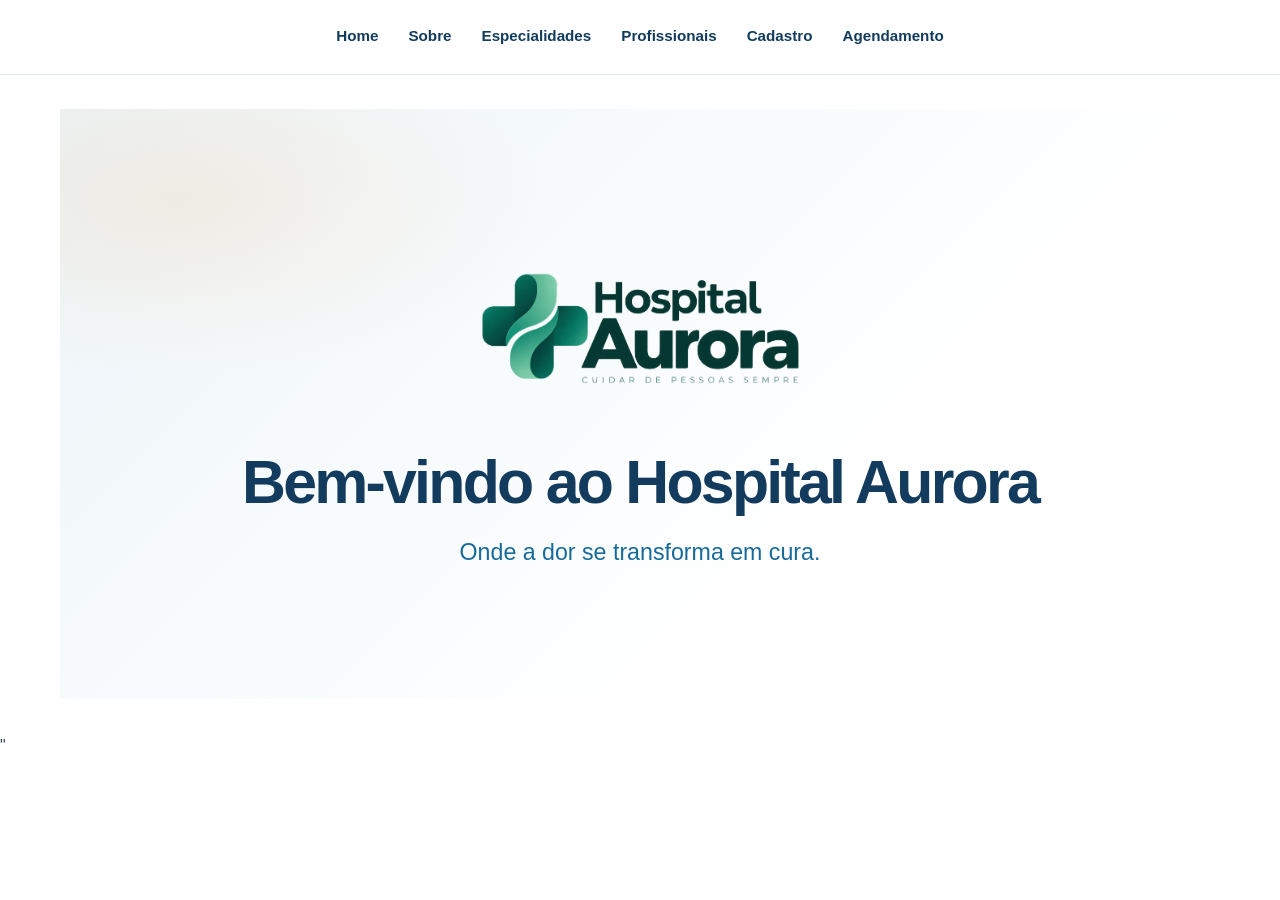
<file: index.html>
<!DOCTYPE html>
<html lang="pt">
<head>
    <meta charset="UTF-8">
    <meta name="viewport" content="width=device-width, initial-scale=1.0">
    <title>Hospital  Aurora</title>
    <link rel="stylesheet" href="index.css">
</head>
<body class="pagina-principal">
    <nav class="menu-navegacao">
        <a href="index.html">Home</a>
        <a href="sobre.html">Sobre</a>
        <a href="especialidades.html">Especialidades</a>
        <a href="4-profissionais.html">Profissionais</a>
        <a href="5-cadastro.html">Cadastro</a>
        <a href="6-agendamento.html">Agendamento</a>
    </nav>

    <main class="conteudo princiapl">
        <img src="assets/logo.png" alt="Logotipo do Hospital Aurora. À esquerda, símbolo de cruz médica estilizada em tons de verde e turquesa, representando saúde e acolhimento. À direita, o nome 'Hospital Aurora' em letras verdes, acompanhado do slogan 'Cuidar de pessoas sempre.">
        <h1>Bem-vindo ao Hospital Aurora</h1>
        <p>
            Onde a dor se transforma em cura.
        </p>
    </main>"

</body>
</html>
</file>
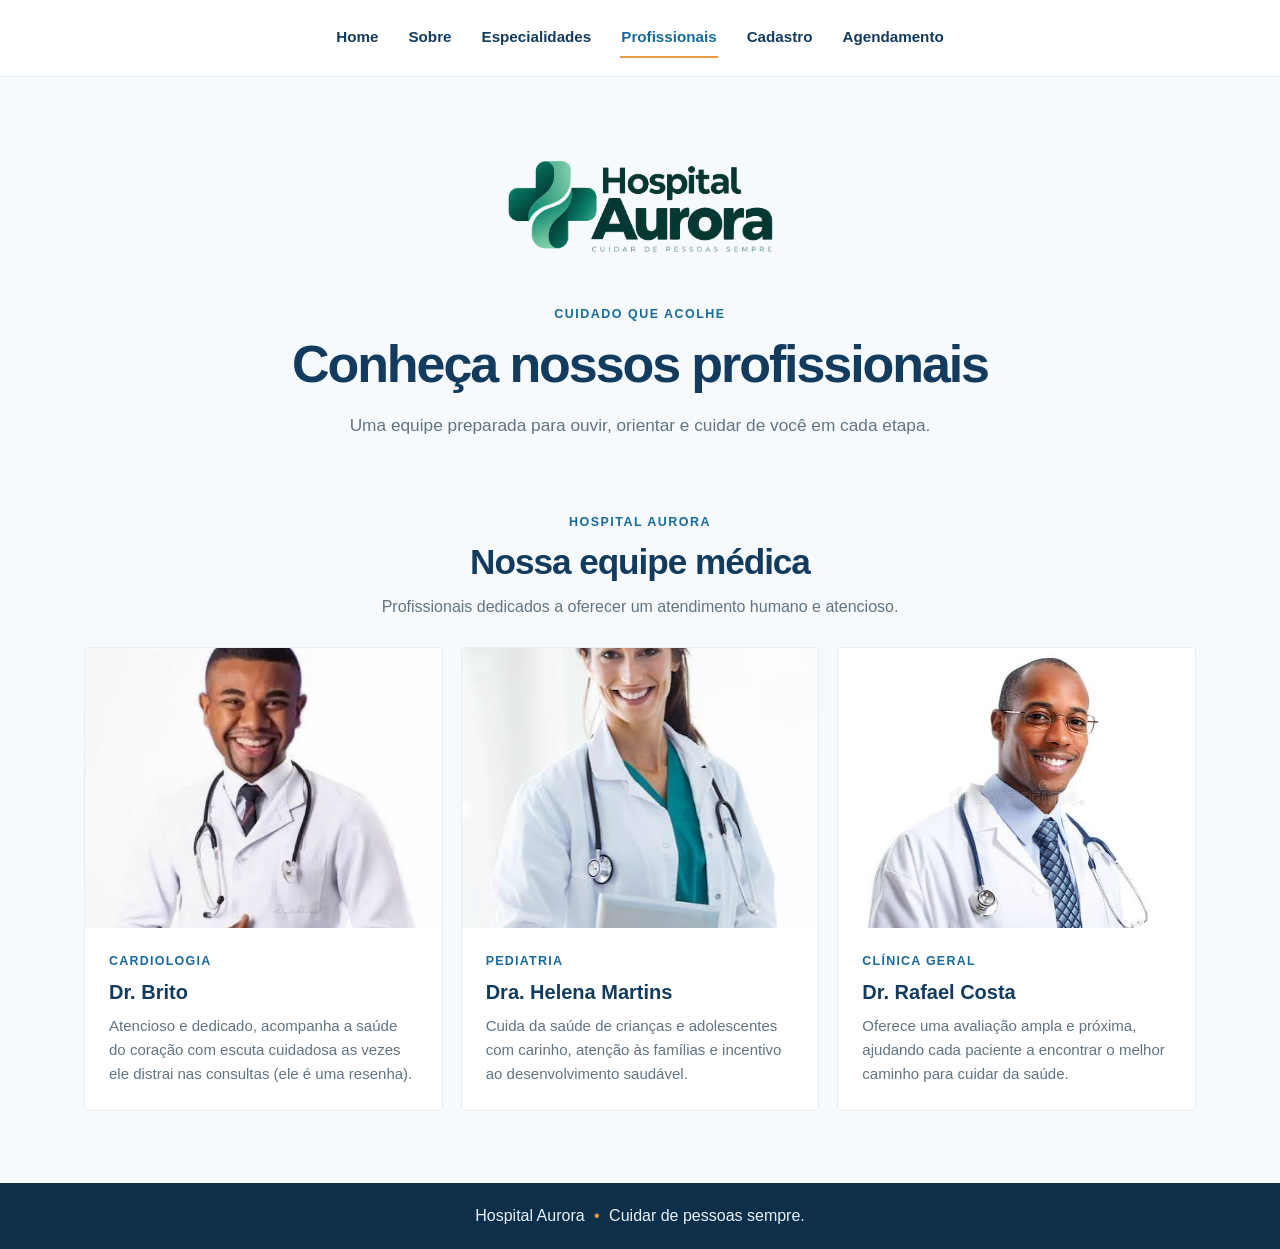
<file: 4-profissionais.html>
<!DOCTYPE html>
<html lang="pt-BR">
<head>
    <meta charset="UTF-8">
    <meta name="viewport" content="width=device-width, initial-scale=1.0">
    <meta name="description" content="Conheça os profissionais fictícios da equipe do Hospital Aurora.">
    <title>Profissionais | Hospital Aurora</title>
    <link rel="stylesheet" href="4-profissionais.css">
</head>
<body>
    <header class="cabecalho">
        <nav class="menu-navegacao" aria-label="Navegação principal">
            <a href="index.html">Home</a>
            <a href="sobre.html">Sobre</a>
            <a href="especialidades.html">Especialidades</a>
            <a href="4-profissionais.html" aria-current="page">Profissionais</a>
            <a href="5-cadastro.html">Cadastro</a>
            <a href="6-agendamento.html">Agendamento</a>
        </nav>
    </header>

    <main>
        <section class="apresentacao" aria-labelledby="titulo-principal">
            <img class="logo" src="assets/logo.png" alt="Hospital Aurora — Cuidar de pessoas sempre">
            <p class="etiqueta">Cuidado que acolhe</p>
            <h1 id="titulo-principal">Conheça nossos profissionais</h1>
            <p class="texto-apresentacao">
                Uma equipe preparada para ouvir, orientar e cuidar de você em cada etapa.
            </p>
        </section>

        <section class="equipe" aria-labelledby="titulo-equipe">
            <div class="cabecalho-secao">
                <p class="etiqueta">Hospital Aurora</p>
                <h2 id="titulo-equipe">Nossa equipe médica</h2>
                <p>Profissionais dedicados a oferecer um atendimento humano e atencioso.</p>
            </div>

            <div class="grade-profissionais">
                <article class="cartao-profissional">
                    <img src="assets/Doutor_Brito.jpeg" alt="Dr. Brito, médico do Hospital Aurora">
                    <div class="conteudo-cartao">
                        <p class="especialidade">Cardiologia</p>
                        <h3>Dr. Brito</h3>
                        <p>Atencioso e dedicado, acompanha a saúde do coração com escuta cuidadosa as vezes ele distrai nas consultas (ele é uma resenha).</p>
                    </div>
                </article>

                <article class="cartao-profissional">
                    <img src="assets/Doutora.jpg" alt="Dra. Helena Martins, médica do Hospital Aurora">
                    <div class="conteudo-cartao">
                        <p class="especialidade">Pediatria</p>
                        <h3>Dra. Helena Martins</h3>
                        <p>Cuida da saúde de crianças e adolescentes com carinho, atenção às famílias e incentivo ao desenvolvimento saudável.</p>
                    </div>
                </article>

                <article class="cartao-profissional">
                    <img src="assets/Doutor.jpg" alt="Dr. Rafael Costa, médico do Hospital Aurora">
                    <div class="conteudo-cartao">
                        <p class="especialidade">Clínica geral</p>
                        <h3>Dr. Rafael Costa</h3>
                        <p>Oferece uma avaliação ampla e próxima, ajudando cada paciente a encontrar o melhor caminho para cuidar da saúde.</p>
                    </div>
                </article>
            </div>
        </section>
    </main>

    <footer class="rodape">
        <p>Hospital Aurora <span aria-hidden="true">•</span> Cuidar de pessoas sempre.</p>
    </footer>
</body>
</html>
</file>
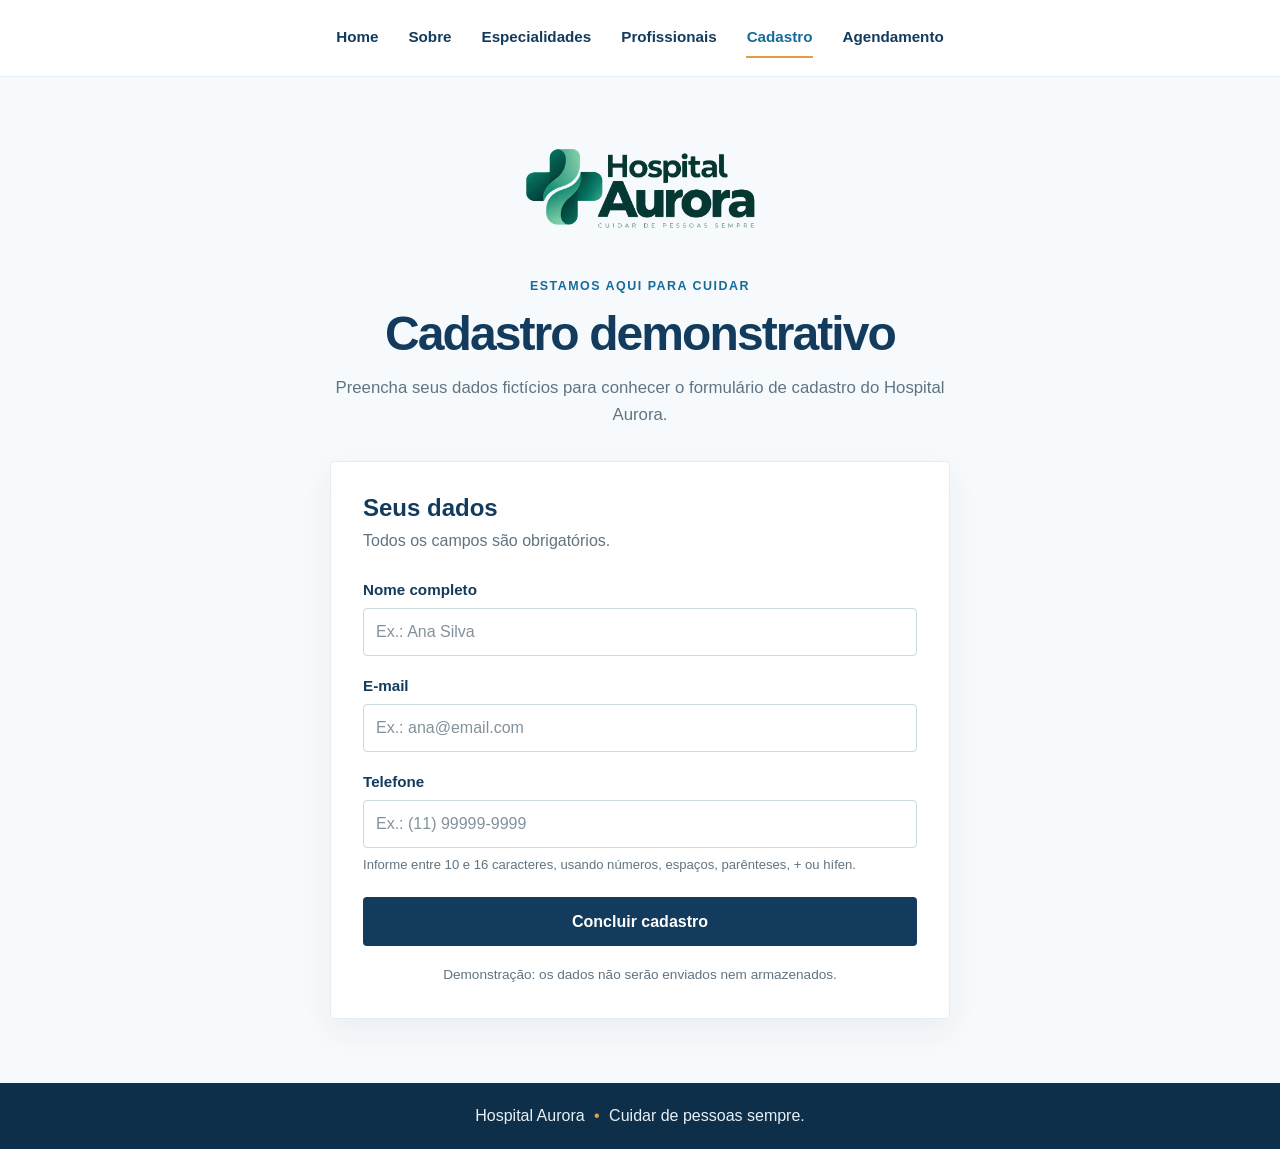
<file: 5-cadastro.html>
<!DOCTYPE html>
<html lang="pt-BR">
<head>
    <meta charset="UTF-8">
    <meta name="viewport" content="width=device-width, initial-scale=1.0">
    <meta name="description" content="Faça um cadastro demonstrativo no Hospital Aurora.">
    <title>Cadastro | Hospital Aurora</title>
    <link rel="stylesheet" href="5-cadastro.css">
    <script src="5-cadastro.js" defer></script>
</head>
<body>
    <header class="cabecalho">
        <nav class="menu-navegacao" aria-label="Navegação principal">
            <a href="index.html">Home</a>
            <a href="sobre.html">Sobre</a>
            <a href="especialidades.html">Especialidades</a>
            <a href="4-profissionais.html">Profissionais</a>
            <a href="5-cadastro.html" aria-current="page">Cadastro</a>
            <a href="6-agendamento.html">Agendamento</a>
        </nav>
    </header>

    <main>
        <section class="apresentacao" aria-labelledby="titulo-principal">
            <img class="logo" src="assets/logo.png" alt="Hospital Aurora — Cuidar de pessoas sempre">
            <p class="etiqueta">Estamos aqui para cuidar</p>
            <h1 id="titulo-principal">Cadastro demonstrativo</h1>
            <p class="texto-apresentacao">
                Preencha seus dados fictícios para conhecer o formulário de cadastro do Hospital Aurora.
            </p>
        </section>

        <section class="secao-cadastro" aria-labelledby="titulo-formulario">
            <div class="cabecalho-secao">
                <h2 id="titulo-formulario">Seus dados</h2>
                <p>Todos os campos são obrigatórios.</p>
            </div>

            <form id="formulario-cadastro">
                <div class="campo">
                    <label for="nome">Nome completo</label>
                    <input
                        id="nome"
                        name="nome"
                        type="text"
                        autocomplete="name"
                        minlength="3"
                        maxlength="80"
                        placeholder="Ex.: Ana Silva"
                        required
                    >
                </div>

                <div class="campo">
                    <label for="email">E-mail</label>
                    <input
                        id="email"
                        name="email"
                        type="email"
                        autocomplete="email"
                        maxlength="120"
                        placeholder="Ex.: ana@email.com"
                        required
                    >
                </div>

                <div class="campo">
                    <label for="telefone">Telefone</label>
                    <input
                        id="telefone"
                        name="telefone"
                        type="tel"
                        autocomplete="tel"
                        inputmode="tel"
                        pattern="[0-9()+ -]{10,16}"
                        maxlength="16"
                        placeholder="Ex.: (11) 99999-9999"
                        aria-describedby="ajuda-telefone"
                        required
                    >
                    <small id="ajuda-telefone">Informe entre 10 e 16 caracteres, usando números, espaços, parênteses, + ou hífen.</small>
                </div>

                <button class="botao" type="submit">Concluir cadastro</button>
                <p class="aviso">Demonstração: os dados não serão enviados nem armazenados.</p>
            </form>

            <p id="mensagem-confirmacao" class="mensagem-confirmacao" role="status" aria-live="polite" hidden></p>
        </section>
    </main>

    <footer class="rodape">
        <p>Hospital Aurora <span aria-hidden="true">•</span> Cuidar de pessoas sempre.</p>
    </footer>
</body>
</html>
</file>
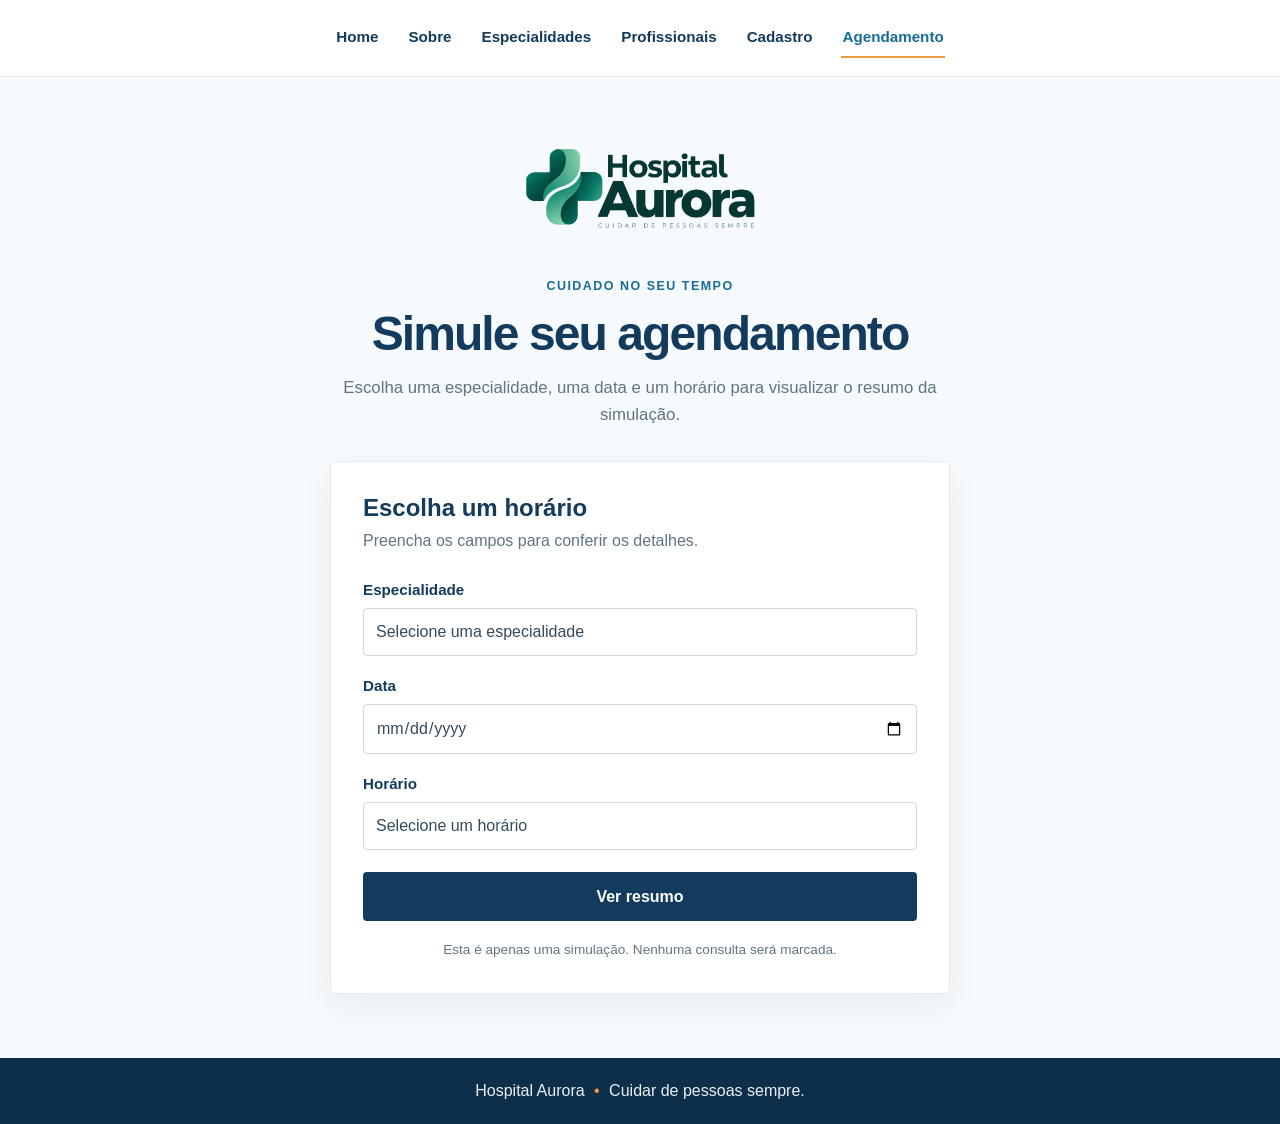
<file: 6-agendamento.html>
<!DOCTYPE html>
<html lang="pt-BR">
<head>
    <meta charset="UTF-8">
    <meta name="viewport" content="width=device-width, initial-scale=1.0">
    <meta name="description" content="Simule um agendamento no Hospital Aurora, sem criar uma consulta real.">
    <title>Agendamento | Hospital Aurora</title>
    <link rel="stylesheet" href="6-agendamento.css">
    <script src="6-agendamento.js" defer></script>
</head>
<body>
    <header class="cabecalho">
        <nav class="menu-navegacao" aria-label="Navegação principal">
            <a href="index.html">Home</a>
            <a href="sobre.html">Sobre</a>
            <a href="especialidades.html">Especialidades</a>
            <a href="4-profissionais.html">Profissionais</a>
            <a href="5-cadastro.html">Cadastro</a>
            <a href="6-agendamento.html" aria-current="page">Agendamento</a>
        </nav>
    </header>

    <main>
        <section class="apresentacao" aria-labelledby="titulo-principal">
            <img class="logo" src="assets/logo.png" alt="Hospital Aurora — Cuidar de pessoas sempre">
            <p class="etiqueta">Cuidado no seu tempo</p>
            <h1 id="titulo-principal">Simule seu agendamento</h1>
            <p class="texto-apresentacao">
                Escolha uma especialidade, uma data e um horário para visualizar o resumo da simulação.
            </p>
        </section>

        <section class="secao-agendamento" aria-labelledby="titulo-formulario">
            <div class="cabecalho-secao">
                <h2 id="titulo-formulario">Escolha um horário</h2>
                <p>Preencha os campos para conferir os detalhes.</p>
            </div>

            <form id="formulario-agendamento">
                <div class="campo">
                    <label for="especialidade">Especialidade</label>
                    <select id="especialidade" name="especialidade" required>
                        <option value="" selected disabled>Selecione uma especialidade</option>
                        <option value="Cardiologia">Cardiologia</option>
                        <option value="Pediatria">Pediatria</option>
                        <option value="Ortopedia">Ortopedia</option>
                        <option value="Ginecologia">Ginecologia</option>
                        <option value="Neurologia">Neurologia</option>
                        <option value="Dermatologia">Dermatologia</option>
                        <option value="Oftalmologia">Oftalmologia</option>
                        <option value="Clínica geral">Clínica geral</option>
                        <option value="Endocrinologia">Endocrinologia</option>
                    </select>
                </div>

                <div class="campo">
                    <label for="data">Data</label>
                    <input id="data" name="data" type="date" required>
                </div>

                <div class="campo">
                    <label for="horario">Horário</label>
                    <select id="horario" name="horario" required>
                        <option value="" selected disabled>Selecione um horário</option>
                        <option value="09:00">09:00</option>
                        <option value="10:30">10:30</option>
                        <option value="13:00">13:00</option>
                        <option value="14:30">14:30</option>
                        <option value="16:00">16:00</option>
                    </select>
                </div>

                <button class="botao" type="submit">Ver resumo</button>
                <p class="aviso">Esta é apenas uma simulação. Nenhuma consulta será marcada.</p>
            </form>

            <section id="resumo-agendamento" class="resumo-agendamento" aria-labelledby="titulo-resumo" aria-live="polite" hidden>
                <h2 id="titulo-resumo">Resumo da simulação</h2>
                <p><strong>Especialidade:</strong> <span id="resumo-especialidade"></span></p>
                <p><strong>Data:</strong> <span id="resumo-data"></span></p>
                <p><strong>Horário:</strong> <span id="resumo-horario"></span></p>
                <p class="aviso-resumo">Este resumo não representa um agendamento real.</p>
            </section>
        </section>
    </main>

    <footer class="rodape">
        <p>Hospital Aurora <span aria-hidden="true">•</span> Cuidar de pessoas sempre.</p>
    </footer>
</body>
</html>
</file>
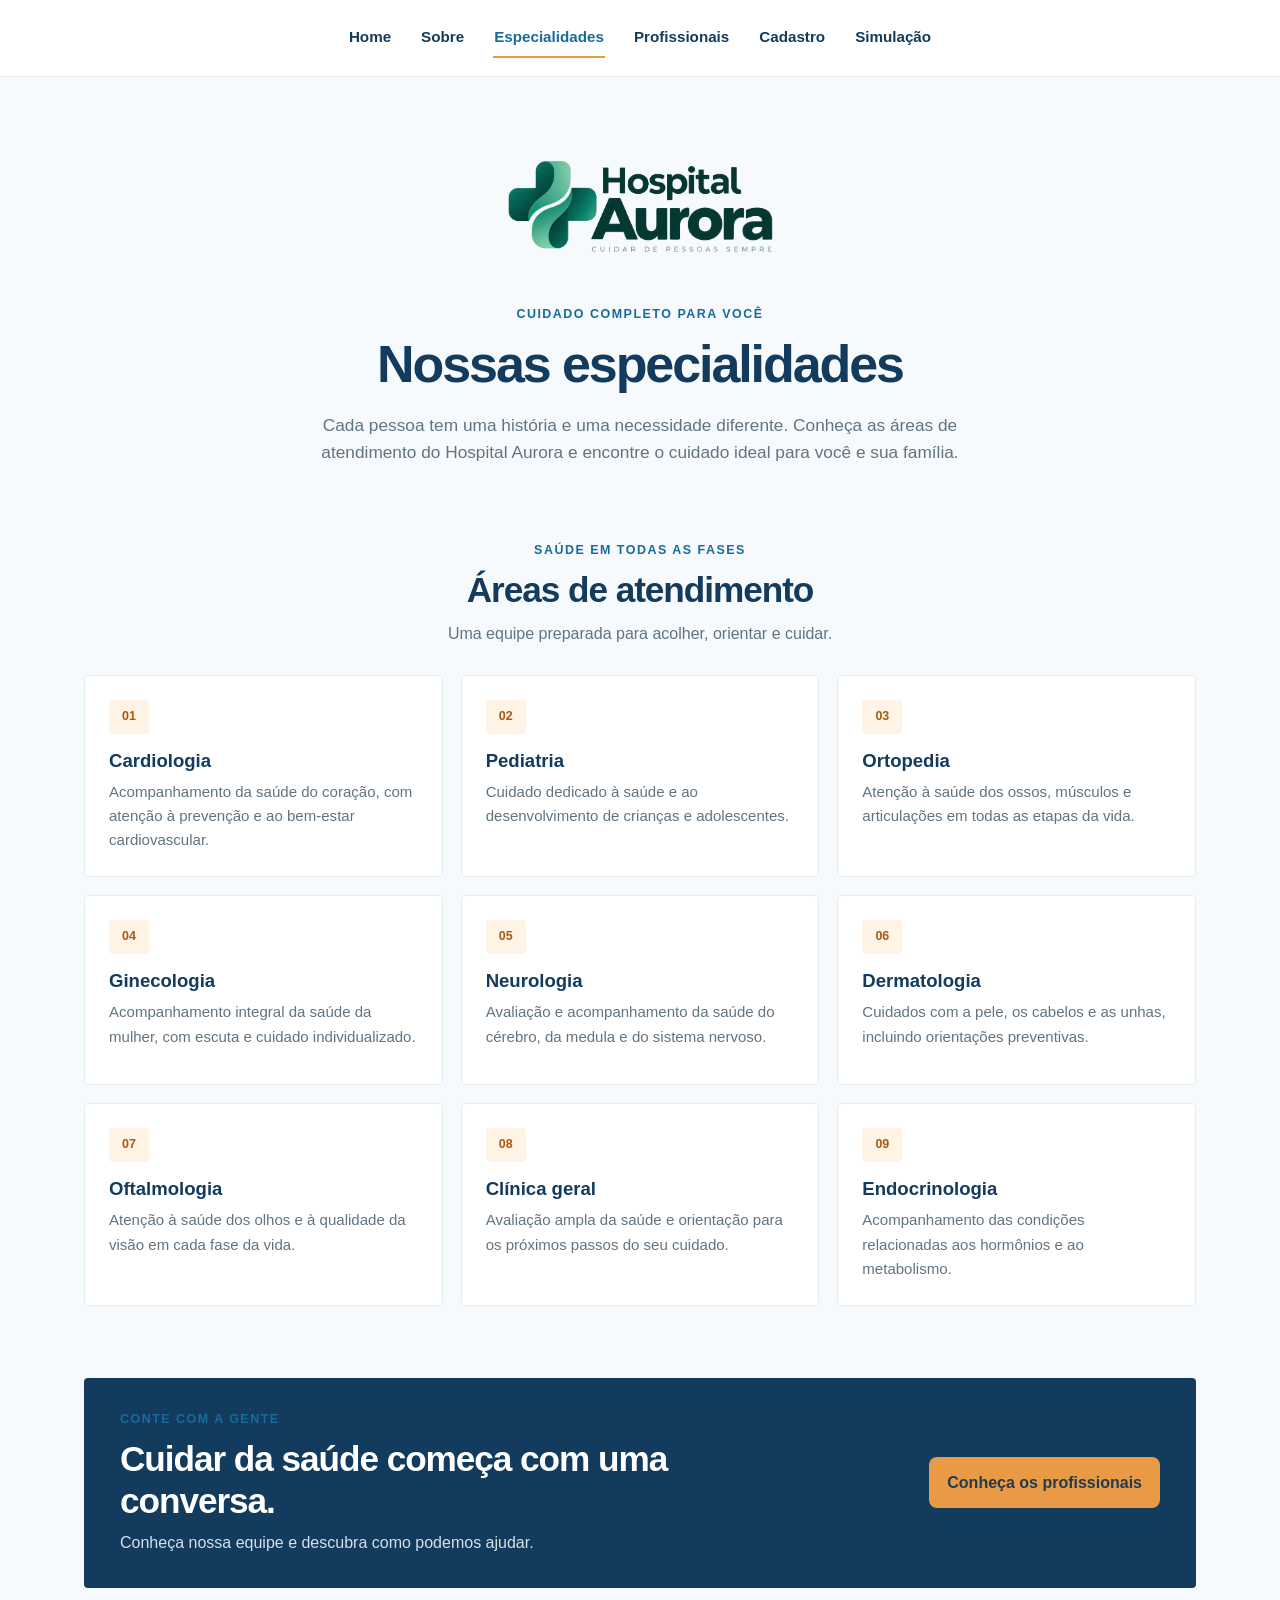
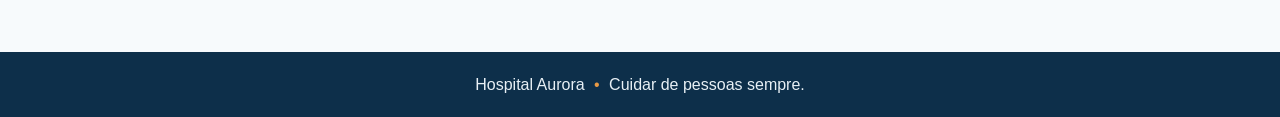
<file: especialidades.html>
<!DOCTYPE html>
<html lang="pt-BR">
<head>
    <meta charset="UTF-8">
    <meta name="viewport" content="width=device-width, initial-scale=1.0">
    <meta name="description" content="Conheça as especialidades médicas do Hospital Aurora e encontre cuidado para cada fase da vida.">
    <title>Especialidades | Hospital Aurora</title>
    <link rel="stylesheet" href="especialidades.css">
</head>
<body>
    <header class="cabecalho">
        <nav class="menu-navegacao" aria-label="Navegação principal">
            <a href="index.html">Home</a>
            <a href="sobre.html">Sobre</a>
            <a href="especialidades.html" aria-current="page">Especialidades</a>
            <a href="profissionais.html">Profissionais</a>
            <a href="cadastro.html">Cadastro</a>
            <a href="simulacao.html">Simulação</a>
        </nav>
    </header>

    <main>
        <section class="apresentacao" aria-labelledby="titulo-principal">
            <img class="logo" src="assets/logo.png" alt="Hospital Aurora — Cuidar de pessoas sempre">
            <p class="etiqueta">Cuidado completo para você</p>
            <h1 id="titulo-principal">Nossas especialidades</h1>
            <p class="texto-apresentacao">
                Cada pessoa tem uma história e uma necessidade diferente. Conheça as áreas
                de atendimento do Hospital Aurora e encontre o cuidado ideal para você e sua família.
            </p>
        </section>

        <section class="especialidades" aria-labelledby="titulo-especialidades">
            <div class="cabecalho-secao">
                <p class="etiqueta">Saúde em todas as fases</p>
                <h2 id="titulo-especialidades">Áreas de atendimento</h2>
                <p>Uma equipe preparada para acolher, orientar e cuidar.</p>
            </div>

            <div class="grade-especialidades">
                <article class="cartao-especialidade">
                    <span class="numero" aria-hidden="true">01</span>
                    <h3>Cardiologia</h3>
                    <p>Acompanhamento da saúde do coração, com atenção à prevenção e ao bem-estar cardiovascular.</p>
                </article>
                <article class="cartao-especialidade">
                    <span class="numero" aria-hidden="true">02</span>
                    <h3>Pediatria</h3>
                    <p>Cuidado dedicado à saúde e ao desenvolvimento de crianças e adolescentes.</p>
                </article>
                <article class="cartao-especialidade">
                    <span class="numero" aria-hidden="true">03</span>
                    <h3>Ortopedia</h3>
                    <p>Atenção à saúde dos ossos, músculos e articulações em todas as etapas da vida.</p>
                </article>
                <article class="cartao-especialidade">
                    <span class="numero" aria-hidden="true">04</span>
                    <h3>Ginecologia</h3>
                    <p>Acompanhamento integral da saúde da mulher, com escuta e cuidado individualizado.</p>
                </article>
                <article class="cartao-especialidade">
                    <span class="numero" aria-hidden="true">05</span>
                    <h3>Neurologia</h3>
                    <p>Avaliação e acompanhamento da saúde do cérebro, da medula e do sistema nervoso.</p>
                </article>
                <article class="cartao-especialidade">
                    <span class="numero" aria-hidden="true">06</span>
                    <h3>Dermatologia</h3>
                    <p>Cuidados com a pele, os cabelos e as unhas, incluindo orientações preventivas.</p>
                </article>
                <article class="cartao-especialidade">
                    <span class="numero" aria-hidden="true">07</span>
                    <h3>Oftalmologia</h3>
                    <p>Atenção à saúde dos olhos e à qualidade da visão em cada fase da vida.</p>
                </article>
                <article class="cartao-especialidade">
                    <span class="numero" aria-hidden="true">08</span>
                    <h3>Clínica geral</h3>
                    <p>Avaliação ampla da saúde e orientação para os próximos passos do seu cuidado.</p>
                </article>
                <article class="cartao-especialidade">
                    <span class="numero" aria-hidden="true">09</span>
                    <h3>Endocrinologia</h3>
                    <p>Acompanhamento das condições relacionadas aos hormônios e ao metabolismo.</p>
                </article>
            </div>
        </section>

        <section class="chamada" aria-labelledby="titulo-chamada">
            <div>
                <p class="etiqueta">Conte com a gente</p>
                <h2 id="titulo-chamada">Cuidar da saúde começa com uma conversa.</h2>
                <p>Conheça nossa equipe e descubra como podemos ajudar.</p>
            </div>
            <a class="botao" href="profissionais.html">Conheça os profissionais</a>
        </section>
    </main>

    <footer class="rodape">
        <p>Hospital Aurora <span aria-hidden="true">•</span> Cuidar de pessoas sempre.</p>
    </footer>
</body>
</html>
</file>
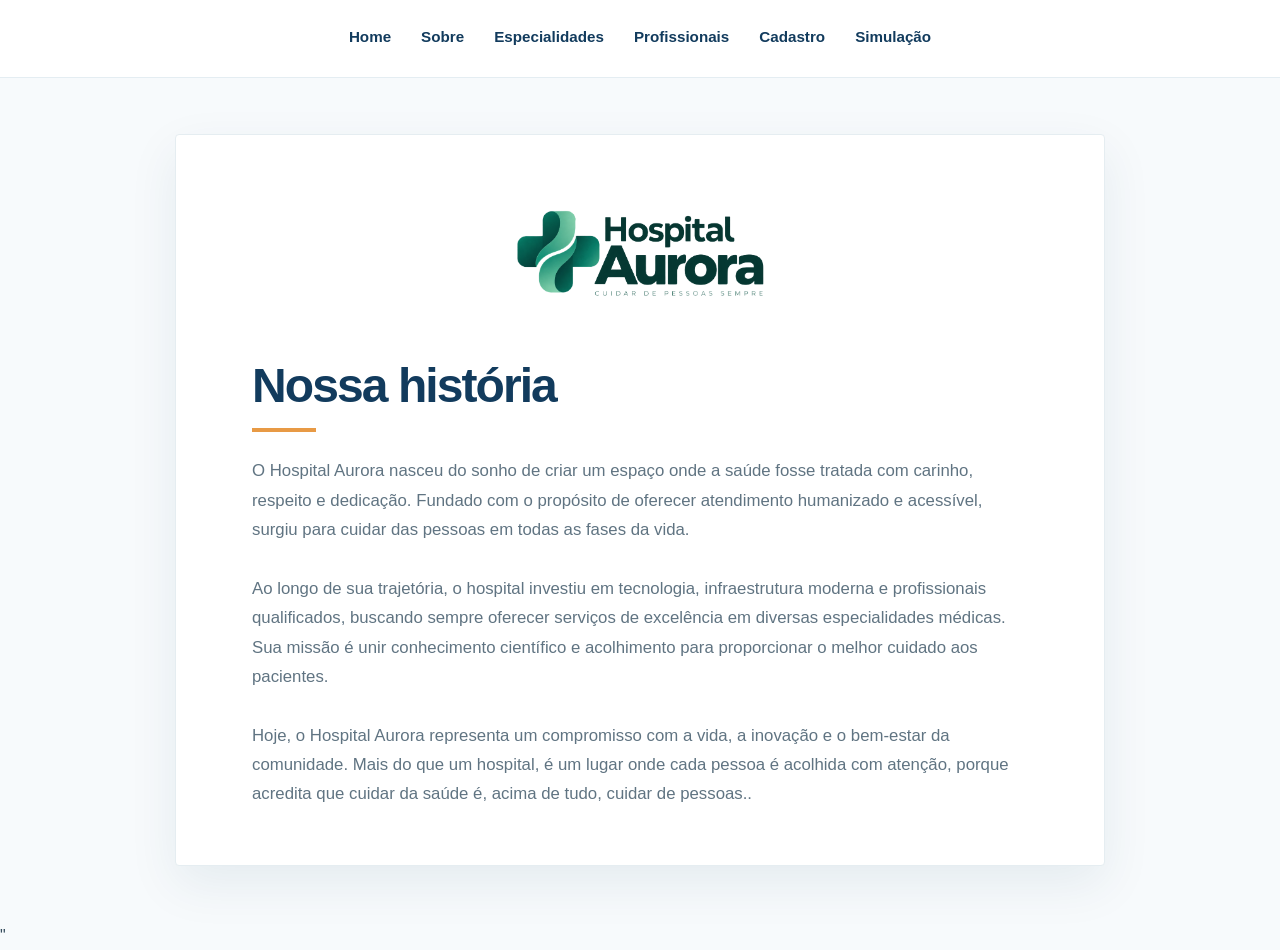
<file: sobre.html>
<!DOCTYPE html>
<html lang="pt">
<head>
    <meta charset="UTF-8">
    <meta name="viewport" content="width=device-width, initial-scale=1.0">
    <title>Sobre o Hospital</title>
    <link rel="stylesheet" href="sobre.css">
</head>
<body class="pagina-principal">
    <nav class="menu-navegacao">
        <a href="index.html">Home</a>
        <a href="sobre.html">Sobre</a>
        <a href="especialidades.html">Especialidades</a>
        <a href="profissionais.html">Profissionais</a>
        <a href="cadastro.html">Cadastro</a>
        <a href="simulacao.html">Simulação</a>
    </nav>    

    <main class="conteudo princiapl">
        <img src="assets/logo.png" alt="Logotipo do Hospital Aurora. À esquerda, símbolo de cruz médica estilizada em tons de verde e turquesa, representando saúde e acolhimento. À direita, o nome 'Hospital Aurora' em letras verdes, acompanhado do slogan 'Cuidar de pessoas sempre.">
        <h1>Nossa história</h1>
        <p>
            O Hospital Aurora nasceu do sonho de criar um espaço onde a saúde fosse tratada com carinho, respeito e dedicação. Fundado com o propósito de oferecer atendimento humanizado e acessível, surgiu para cuidar das pessoas em todas as fases da vida. <br>
<br>
Ao longo de sua trajetória, o hospital investiu em tecnologia, infraestrutura moderna e profissionais qualificados, buscando sempre oferecer serviços de excelência em diversas especialidades médicas. Sua missão é unir conhecimento científico e acolhimento para proporcionar o melhor cuidado aos pacientes.<br>
<br>
Hoje, o Hospital Aurora representa um compromisso com a vida, a inovação e o bem-estar da comunidade. Mais do que um hospital, é um lugar onde cada pessoa é acolhida com atenção, porque acredita que cuidar da saúde é, acima de tudo, cuidar de pessoas..<br>
        </p>
    </main>"

</body>
</html>
</file>
<file: index.css>
* {
    box-sizing: border-box;
    margin: 0;
    padding: 0;
}

:root {
    --azul-profundo: #123b5d;
    --azul: #176b9b;
    --azul-claro: #edf5f9;
    --verde-aurora: #087c6c;
    --destaque: #e89a45;
    --texto: #344b5c;
    --branco: #ffffff;
}

body {
    background: var(--branco);
    color: var(--texto);
    font-family: Arial, Helvetica, sans-serif;
    line-height: 1.6;
    min-height: 100vh;
}

.menu-navegacao {
    align-items: center;
    background: var(--branco);
    border-bottom: 1px solid #e4edf2;
    display: flex;
    flex-wrap: wrap;
    gap: 8px 28px;
    justify-content: center;
    padding: 17px 24px;
}

.menu-navegacao a {
    border-bottom: 2px solid transparent;
    color: var(--azul-profundo);
    font-size: 0.95rem;
    font-weight: 600;
    padding: 7px 1px;
    text-decoration: none;
    transition: border-color 160ms ease, color 160ms ease;
}

.menu-navegacao a:hover,
.menu-navegacao a:focus-visible {
    border-color: var(--destaque);
    color: var(--azul);
}

.menu-navegacao a:focus-visible {
    outline: 3px solid #9dcce0;
    outline-offset: 3px;
}

.conteudo {
    align-items: center;
    background:
        radial-gradient(ellipse at 10% 15%, rgba(232, 154, 69, 0.12), transparent 25%),
        linear-gradient(135deg, var(--azul-claro), #ffffff 68%);
    display: flex;
    flex-direction: column;
    justify-content: center;
    margin: 34px auto;
    max-width: 1160px;
    min-height: 590px;
    padding: 64px 28px;
    text-align: center;
}

.conteudo img {
    height: auto;
    margin-bottom: 30px;
    max-width: 360px;
    width: min(100%, 360px);
}

.conteudo h1 {
    color: var(--azul-profundo);
    font-size: clamp(2.2rem, 5vw, 3.8rem);
    letter-spacing: -0.045em;
    line-height: 1.12;
    max-width: 820px;
}

.conteudo p {
    color: var(--azul);
    font-size: clamp(1.1rem, 2.5vw, 1.45rem);
    margin-top: 18px;
    max-width: 650px;
}

@media (max-width: 600px) {
    .menu-navegacao {
        gap: 4px 16px;
        padding: 13px 16px;
    }

    .conteudo {
        margin: 18px 14px;
        min-height: 520px;
        padding: 48px 20px;
    }

    .conteudo img {
        max-width: 290px;
    }
}
</file>
<file: 4-profissionais.css>
* {
    box-sizing: border-box;
    margin: 0;
    padding: 0;
}

:root {
    color-scheme: light;
    --azul-profundo: #123b5d;
    --azul: #176b9b;
    --texto: #344b5c;
    --texto-suave: #607482;
    --fundo: #f7fafc;
    --destaque: #e89a45;
    --branco: #ffffff;
}

body {
    background: var(--fundo);
    color: var(--texto);
    font-family: Arial, Helvetica, sans-serif;
    line-height: 1.6;
}

.cabecalho {
    background: var(--branco);
    border-bottom: 1px solid #e4edf2;
}

.menu-navegacao {
    align-items: center;
    display: flex;
    flex-wrap: wrap;
    gap: 8px 28px;
    justify-content: center;
    margin: 0 auto;
    max-width: 1160px;
    padding: 18px 24px;
}

.menu-navegacao a {
    border-bottom: 2px solid transparent;
    color: var(--azul-profundo);
    font-size: 0.95rem;
    font-weight: 600;
    padding: 7px 1px;
    text-decoration: none;
    transition: border-color 160ms ease, color 160ms ease;
}

.menu-navegacao a:hover,
.menu-navegacao a:focus-visible,
.menu-navegacao a[aria-current="page"] {
    border-color: var(--destaque);
    color: var(--azul);
}

.menu-navegacao a:focus-visible {
    outline: 3px solid #9dcce0;
    outline-offset: 3px;
}

main {
    margin: 0 auto;
    max-width: 1160px;
    padding: 0 24px;
}

.apresentacao {
    align-items: center;
    display: flex;
    flex-direction: column;
    padding: 54px 0 48px;
    text-align: center;
}

.logo {
    height: auto;
    margin-bottom: 24px;
    max-width: 300px;
    width: 100%;
}

.etiqueta {
    color: var(--azul);
    font-size: 0.78rem;
    font-weight: 700;
    letter-spacing: 0.12em;
    margin-bottom: 8px;
    text-transform: uppercase;
}

h1,
h2,
h3 {
    color: var(--azul-profundo);
    line-height: 1.2;
}

h1 {
    font-size: clamp(2rem, 5vw, 3.25rem);
    letter-spacing: -0.04em;
}

.texto-apresentacao {
    color: var(--texto-suave);
    font-size: 1.08rem;
    margin-top: 16px;
    max-width: 680px;
}

.equipe {
    padding: 26px 0 72px;
}

.cabecalho-secao {
    margin-bottom: 28px;
    text-align: center;
}

.cabecalho-secao h2 {
    font-size: clamp(1.65rem, 3vw, 2.2rem);
    letter-spacing: -0.03em;
}

.cabecalho-secao > p:last-child {
    color: var(--texto-suave);
    margin-top: 10px;
}

.grade-profissionais {
    display: grid;
    gap: 18px;
    grid-template-columns: repeat(3, minmax(0, 1fr));
}

.cartao-profissional {
    background: var(--branco);
    border: 1px solid #e4edf2;
    border-radius: 4px;
    overflow: hidden;
    transition: border-color 160ms ease, box-shadow 160ms ease, transform 160ms ease;
}

.cartao-profissional:hover {
    border-color: #b9d1df;
    box-shadow: 0 12px 30px rgba(18, 59, 93, 0.08);
    transform: translateY(-3px);
}

.cartao-profissional > img {
    display: block;
    height: 280px;
    object-fit: cover;
    object-position: center 35%;
    width: 100%;
}

.conteudo-cartao {
    padding: 24px;
}

.especialidade {
    color: var(--azul);
    font-size: 0.78rem;
    font-weight: 700;
    letter-spacing: 0.1em;
    margin-bottom: 8px;
    text-transform: uppercase;
}

.conteudo-cartao h3 {
    font-size: 1.25rem;
    margin-bottom: 10px;
}

.conteudo-cartao > p:last-child {
    color: var(--texto-suave);
    font-size: 0.94rem;
}

.rodape {
    background: #0d2f4a;
    color: #e8f0f5;
    padding: 20px 24px;
    text-align: center;
}

.rodape span {
    color: var(--destaque);
    padding: 0 5px;
}

@media (max-width: 800px) {
    .grade-profissionais {
        grid-template-columns: repeat(2, minmax(0, 1fr));
    }
}

@media (max-width: 540px) {
    .menu-navegacao {
        gap: 4px 16px;
        padding: 14px 16px;
    }

    main {
        padding: 0 18px;
    }

    .apresentacao {
        padding-top: 38px;
    }

    .grade-profissionais {
        grid-template-columns: 1fr;
    }

    .cartao-profissional > img {
        height: 320px;
    }
}
</file>
<file: 5-cadastro.css>
* {
    box-sizing: border-box;
    margin: 0;
    padding: 0;
}

:root {
    color-scheme: light;
    --azul-profundo: #123b5d;
    --azul: #176b9b;
    --texto: #344b5c;
    --texto-suave: #607482;
    --fundo: #f7fafc;
    --destaque: #e89a45;
    --branco: #ffffff;
}

body {
    background: var(--fundo);
    color: var(--texto);
    font-family: Arial, Helvetica, sans-serif;
    line-height: 1.6;
}

.cabecalho {
    background: var(--branco);
    border-bottom: 1px solid #e4edf2;
}

.menu-navegacao {
    align-items: center;
    display: flex;
    flex-wrap: wrap;
    gap: 8px 28px;
    justify-content: center;
    margin: 0 auto;
    max-width: 1160px;
    padding: 18px 24px;
}

.menu-navegacao a {
    border-bottom: 2px solid transparent;
    color: var(--azul-profundo);
    font-size: 0.95rem;
    font-weight: 600;
    padding: 7px 1px;
    text-decoration: none;
    transition: border-color 160ms ease, color 160ms ease;
}

.menu-navegacao a:hover,
.menu-navegacao a:focus-visible,
.menu-navegacao a[aria-current="page"] {
    border-color: var(--destaque);
    color: var(--azul);
}

.menu-navegacao a:focus-visible,
.campo input:focus-visible,
.botao:focus-visible {
    outline: 3px solid #9dcce0;
    outline-offset: 3px;
}

main {
    margin: 0 auto;
    max-width: 1160px;
    padding: 0 24px;
}

.apresentacao {
    align-items: center;
    display: flex;
    flex-direction: column;
    padding: 46px 0 32px;
    text-align: center;
}

.logo {
    height: auto;
    margin-bottom: 24px;
    max-width: 260px;
    width: 100%;
}

.etiqueta {
    color: var(--azul);
    font-size: 0.78rem;
    font-weight: 700;
    letter-spacing: 0.12em;
    margin-bottom: 8px;
    text-transform: uppercase;
}

h1,
h2 {
    color: var(--azul-profundo);
    line-height: 1.2;
}

h1 {
    font-size: clamp(2rem, 5vw, 3rem);
    letter-spacing: -0.04em;
}

.texto-apresentacao {
    color: var(--texto-suave);
    font-size: 1.05rem;
    margin-top: 12px;
    max-width: 640px;
}

.secao-cadastro {
    background: var(--branco);
    border: 1px solid #e4edf2;
    border-radius: 4px;
    box-shadow: 0 12px 32px rgba(18, 59, 93, 0.06);
    margin: 0 auto 64px;
    max-width: 620px;
    padding: 32px;
}

.cabecalho-secao {
    margin-bottom: 24px;
}

.cabecalho-secao h2 {
    font-size: 1.5rem;
}

.cabecalho-secao p {
    color: var(--texto-suave);
    margin-top: 6px;
}

#formulario-cadastro {
    display: grid;
    gap: 18px;
}

.campo {
    display: grid;
    gap: 6px;
}

.campo label {
    color: var(--azul-profundo);
    font-size: 0.95rem;
    font-weight: 600;
}

.campo input {
    background: var(--branco);
    border: 1px solid #cbd9e1;
    border-radius: 4px;
    color: var(--texto);
    font: inherit;
    min-height: 46px;
    padding: 10px 12px;
    width: 100%;
}

.campo input::placeholder {
    color: #82929d;
}

.campo input:focus {
    border-color: var(--azul);
    outline: 2px solid #d6eaf3;
}

.campo small {
    color: var(--texto-suave);
    font-size: 0.82rem;
}

.botao {
    background: var(--azul-profundo);
    border: 0;
    border-radius: 4px;
    color: var(--branco);
    cursor: pointer;
    font: inherit;
    font-weight: 700;
    margin-top: 4px;
    min-height: 48px;
    padding: 12px 18px;
    transition: background-color 160ms ease;
}

.botao:hover {
    background: var(--azul);
}

.aviso {
    color: var(--texto-suave);
    font-size: 0.85rem;
    text-align: center;
}

.mensagem-confirmacao {
    background: #edf5f9;
    border-left: 4px solid var(--azul);
    color: var(--azul-profundo);
    margin-top: 22px;
    padding: 14px 16px;
}

.rodape {
    background: #0d2f4a;
    color: #e8f0f5;
    padding: 20px 24px;
    text-align: center;
}

.rodape span {
    color: var(--destaque);
    padding: 0 5px;
}

@media (max-width: 540px) {
    .menu-navegacao {
        gap: 4px 16px;
        padding: 14px 16px;
    }

    main {
        padding: 0 18px;
    }

    .apresentacao {
        padding-top: 34px;
    }

    .secao-cadastro {
        margin-bottom: 40px;
        padding: 24px 20px;
    }
}
</file>
<file: 6-agendamento.css>
* {
    box-sizing: border-box;
    margin: 0;
    padding: 0;
}

:root {
    color-scheme: light;
    --azul-profundo: #123b5d;
    --azul: #176b9b;
    --texto: #344b5c;
    --texto-suave: #607482;
    --fundo: #f7fafc;
    --destaque: #e89a45;
    --branco: #ffffff;
}

body {
    background: var(--fundo);
    color: var(--texto);
    font-family: Arial, Helvetica, sans-serif;
    line-height: 1.6;
}

.cabecalho {
    background: var(--branco);
    border-bottom: 1px solid #e4edf2;
}

.menu-navegacao {
    align-items: center;
    display: flex;
    flex-wrap: wrap;
    gap: 8px 28px;
    justify-content: center;
    margin: 0 auto;
    max-width: 1160px;
    padding: 18px 24px;
}

.menu-navegacao a {
    border-bottom: 2px solid transparent;
    color: var(--azul-profundo);
    font-size: 0.95rem;
    font-weight: 600;
    padding: 7px 1px;
    text-decoration: none;
    transition: border-color 160ms ease, color 160ms ease;
}

.menu-navegacao a:hover,
.menu-navegacao a:focus-visible,
.menu-navegacao a[aria-current="page"] {
    border-color: var(--destaque);
    color: var(--azul);
}

.menu-navegacao a:focus-visible,
.campo select:focus-visible,
.campo input:focus-visible,
.botao:focus-visible {
    outline: 3px solid #9dcce0;
    outline-offset: 3px;
}

main {
    margin: 0 auto;
    max-width: 1160px;
    padding: 0 24px;
}

.apresentacao {
    align-items: center;
    display: flex;
    flex-direction: column;
    padding: 46px 0 32px;
    text-align: center;
}

.logo {
    height: auto;
    margin-bottom: 24px;
    max-width: 260px;
    width: 100%;
}

.etiqueta {
    color: var(--azul);
    font-size: 0.78rem;
    font-weight: 700;
    letter-spacing: 0.12em;
    margin-bottom: 8px;
    text-transform: uppercase;
}

h1,
h2 {
    color: var(--azul-profundo);
    line-height: 1.2;
}

h1 {
    font-size: clamp(2rem, 5vw, 3rem);
    letter-spacing: -0.04em;
}

.texto-apresentacao {
    color: var(--texto-suave);
    font-size: 1.05rem;
    margin-top: 12px;
    max-width: 640px;
}

.secao-agendamento {
    background: var(--branco);
    border: 1px solid #e4edf2;
    border-radius: 4px;
    box-shadow: 0 12px 32px rgba(18, 59, 93, 0.06);
    margin: 0 auto 64px;
    max-width: 620px;
    padding: 32px;
}

.cabecalho-secao {
    margin-bottom: 24px;
}

.cabecalho-secao h2,
.resumo-agendamento h2 {
    font-size: 1.5rem;
}

.cabecalho-secao p {
    color: var(--texto-suave);
    margin-top: 6px;
}

#formulario-agendamento {
    display: grid;
    gap: 18px;
}

.campo {
    display: grid;
    gap: 6px;
}

.campo label {
    color: var(--azul-profundo);
    font-size: 0.95rem;
    font-weight: 600;
}

.campo select,
.campo input {
    appearance: none;
    background-color: var(--branco);
    border: 1px solid #cbd9e1;
    border-radius: 4px;
    color: var(--texto);
    font: inherit;
    min-height: 46px;
    padding: 10px 12px;
    width: 100%;
}

.campo select {
    background-image: url("data:image/svg+xml,%3Csvg xmlns='http://www.w3.org/2000/svg' width='12' height='8' viewBox='0 0 12 8'%3E%3Cpath fill='%23123b5d' d='m1 1 5 5 5-5' stroke='%23123b5d' stroke-width='2' fill='none'/%3E%3C/svg%3E");
    background-position: right 14px center;
    background-repeat: no-repeat;
    padding-right: 38px;
}

.campo select:focus,
.campo input:focus {
    border-color: var(--azul);
    outline: 2px solid #d6eaf3;
}

.botao {
    background: var(--azul-profundo);
    border: 0;
    border-radius: 4px;
    color: var(--branco);
    cursor: pointer;
    font: inherit;
    font-weight: 700;
    margin-top: 4px;
    min-height: 48px;
    padding: 12px 18px;
    transition: background-color 160ms ease;
}

.botao:hover {
    background: var(--azul);
}

.aviso,
.aviso-resumo {
    color: var(--texto-suave);
    font-size: 0.85rem;
    text-align: center;
}

.resumo-agendamento {
    background: #edf5f9;
    border-left: 4px solid var(--azul);
    margin-top: 24px;
    padding: 18px 20px;
}

.resumo-agendamento h2 {
    margin-bottom: 12px;
}

.resumo-agendamento > p:not(.aviso-resumo) {
    margin-top: 6px;
}

.aviso-resumo {
    margin-top: 14px;
    text-align: left;
}

.rodape {
    background: #0d2f4a;
    color: #e8f0f5;
    padding: 20px 24px;
    text-align: center;
}

.rodape span {
    color: var(--destaque);
    padding: 0 5px;
}

@media (max-width: 540px) {
    .menu-navegacao {
        gap: 4px 16px;
        padding: 14px 16px;
    }

    main {
        padding: 0 18px;
    }

    .apresentacao {
        padding-top: 34px;
    }

    .secao-agendamento {
        margin-bottom: 40px;
        padding: 24px 20px;
    }
}
</file>
<file: especialidades.css>
* {
    box-sizing: border-box;
    margin: 0;
    padding: 0;
}

:root {
    color-scheme: light;
    --azul-profundo: #123b5d;
    --azul: #176b9b;
    --verde-claro: #edf5f9;
    --texto: #344b5c;
    --texto-suave: #607482;
    --fundo: #f7fafc;
    --destaque: #e89a45;
    --branco: #ffffff;
}

body {
    background: var(--fundo);
    color: var(--texto);
    font-family: Arial, Helvetica, sans-serif;
    line-height: 1.6;
}

.cabecalho {
    background: var(--branco);
    border-bottom: 1px solid #e4edf2;
}

.menu-navegacao {
    align-items: center;
    display: flex;
    flex-wrap: wrap;
    gap: 8px 28px;
    justify-content: center;
    margin: 0 auto;
    max-width: 1160px;
    padding: 18px 24px;
}

.menu-navegacao a {
    border-bottom: 2px solid transparent;
    color: var(--azul-profundo);
    font-size: 0.95rem;
    font-weight: 600;
    padding: 7px 1px;
    text-decoration: none;
    transition: border-color 160ms ease, color 160ms ease;
}

.menu-navegacao a:hover,
.menu-navegacao a:focus-visible,
.menu-navegacao a[aria-current="page"] {
    border-color: var(--destaque);
    color: var(--azul);
}

.menu-navegacao a:focus-visible,
.botao:focus-visible {
    outline: 3px solid #9dcce0;
    outline-offset: 3px;
}

main {
    margin: 0 auto;
    max-width: 1160px;
    padding: 0 24px;
}

.apresentacao {
    align-items: center;
    display: flex;
    flex-direction: column;
    padding: 54px 0 48px;
    text-align: center;
}

.logo {
    height: auto;
    margin-bottom: 24px;
    max-width: 300px;
    width: 100%;
}

.etiqueta {
    color: var(--azul);
    font-size: 0.78rem;
    font-weight: 700;
    letter-spacing: 0.12em;
    margin-bottom: 8px;
    text-transform: uppercase;
}

h1,
h2,
h3 {
    color: var(--azul-profundo);
    line-height: 1.2;
}

h1 {
    font-size: clamp(2rem, 5vw, 3.25rem);
    letter-spacing: -0.04em;
}

.texto-apresentacao {
    color: var(--texto-suave);
    font-size: 1.08rem;
    margin-top: 16px;
    max-width: 680px;
}

.especialidades {
    padding: 26px 0 72px;
}

.cabecalho-secao {
    margin-bottom: 28px;
    text-align: center;
}

.cabecalho-secao h2,
.chamada h2 {
    font-size: clamp(1.65rem, 3vw, 2.2rem);
    letter-spacing: -0.03em;
}

.cabecalho-secao > p:last-child {
    color: var(--texto-suave);
    margin-top: 10px;
}

.grade-especialidades {
    display: grid;
    gap: 18px;
    grid-template-columns: repeat(3, minmax(0, 1fr));
}

.cartao-especialidade {
    background: var(--branco);
    border: 1px solid #e4edf2;
    border-radius: 4px;
    min-height: 190px;
    padding: 24px;
    transition: border-color 160ms ease, box-shadow 160ms ease, transform 160ms ease;
}

.cartao-especialidade:hover {
    border-color: #b9d1df;
    box-shadow: 0 12px 30px rgba(18, 59, 93, 0.08);
    transform: translateY(-3px);
}

.numero {
    align-items: center;
    background: #fff3e5;
    border-radius: 4px;
    color: #a75a12;
    display: inline-flex;
    font-size: 0.78rem;
    font-weight: 700;
    height: 34px;
    justify-content: center;
    margin-bottom: 16px;
    width: 40px;
}

.cartao-especialidade h3 {
    font-size: 1.16rem;
    margin-bottom: 8px;
}

.cartao-especialidade p {
    color: var(--texto-suave);
    font-size: 0.94rem;
}

.chamada {
    align-items: center;
    background: var(--azul-profundo);
    border-radius: 4px;
    display: flex;
    gap: 24px;
    justify-content: space-between;
    margin-bottom: 64px;
    padding: 32px 36px;
}

.chamada h2 {
    color: var(--branco);
    max-width: 610px;
}

.chamada div > p:last-child {
    color: #d3e2eb;
    margin-top: 8px;
}

.botao {
    background: var(--destaque);
    border-radius: 8px;
    color: #253b4b;
    flex-shrink: 0;
    font-weight: 700;
    padding: 13px 18px;
    text-align: center;
    text-decoration: none;
    transition: background-color 160ms ease;
}

.botao:hover {
    background: #f2b66f;
}

.rodape {
    background: #0d2f4a;
    color: #e8f0f5;
    padding: 20px 24px;
    text-align: center;
}

.rodape span {
    color: var(--destaque);
    padding: 0 5px;
}

@media (max-width: 800px) {
    .grade-especialidades {
        grid-template-columns: repeat(2, minmax(0, 1fr));
    }

    .chamada {
        align-items: flex-start;
        flex-direction: column;
    }
}

@media (max-width: 540px) {
    .menu-navegacao {
        gap: 4px 16px;
        padding: 14px 16px;
    }

    main {
        padding: 0 18px;
    }

    .apresentacao {
        padding-top: 38px;
    }

    .grade-especialidades {
        grid-template-columns: 1fr;
    }

    .cartao-especialidade {
        min-height: auto;
    }

    .chamada {
        padding: 26px 22px;
    }
}
</file>
<file: sobre.css>
* {
    box-sizing: border-box;
    margin: 0;
    padding: 0;
}

:root {
    --azul-profundo: #123b5d;
    --azul: #176b9b;
    --azul-claro: #edf5f9;
    --destaque: #e89a45;
    --texto: #344b5c;
    --texto-suave: #607482;
    --branco: #ffffff;
}

body {
    background: #f7fafc;
    color: var(--texto);
    font-family: Arial, Helvetica, sans-serif;
    line-height: 1.75;
    min-height: 100vh;
}

.menu-navegacao {
    align-items: center;
    background: var(--branco);
    border-bottom: 1px solid #e4edf2;
    display: flex;
    flex-wrap: wrap;
    gap: 8px 28px;
    justify-content: center;
    padding: 17px 24px;
}

.menu-navegacao a {
    border-bottom: 2px solid transparent;
    color: var(--azul-profundo);
    font-size: 0.95rem;
    font-weight: 600;
    padding: 7px 1px;
    text-decoration: none;
    transition: border-color 160ms ease, color 160ms ease;
}

.menu-navegacao a:hover,
.menu-navegacao a:focus-visible {
    border-color: var(--destaque);
    color: var(--azul);
}

.menu-navegacao a:focus-visible {
    outline: 3px solid #9dcce0;
    outline-offset: 3px;
}

.conteudo {
    background: var(--branco);
    border: 1px solid #e5edf1;
    border-radius: 4px;
    box-shadow: 0 18px 50px rgba(18, 59, 93, 0.08);
    margin: 56px auto;
    max-width: 930px;
    padding: 48px clamp(24px, 7vw, 76px) 56px;
}

.conteudo img {
    display: block;
    height: auto;
    margin: 0 auto 34px;
    max-width: 280px;
    width: 100%;
}

.conteudo h1 {
    color: var(--azul-profundo);
    font-size: clamp(2rem, 4vw, 3rem);
    letter-spacing: -0.04em;
    line-height: 1.2;
    margin-bottom: 24px;
    padding-bottom: 18px;
    position: relative;
}

.conteudo h1::after {
    background: var(--destaque);
    bottom: 0;
    content: "";
    height: 4px;
    left: 0;
    position: absolute;
    width: 64px;
}

.conteudo p {
    color: var(--texto-suave);
    font-size: 1.05rem;
}

@media (max-width: 600px) {
    .menu-navegacao {
        gap: 4px 16px;
        padding: 13px 16px;
    }

    .conteudo {
        margin: 28px 14px;
        padding: 34px 22px 40px;
    }

    .conteudo img {
        max-width: 240px;
    }
}
</file>
